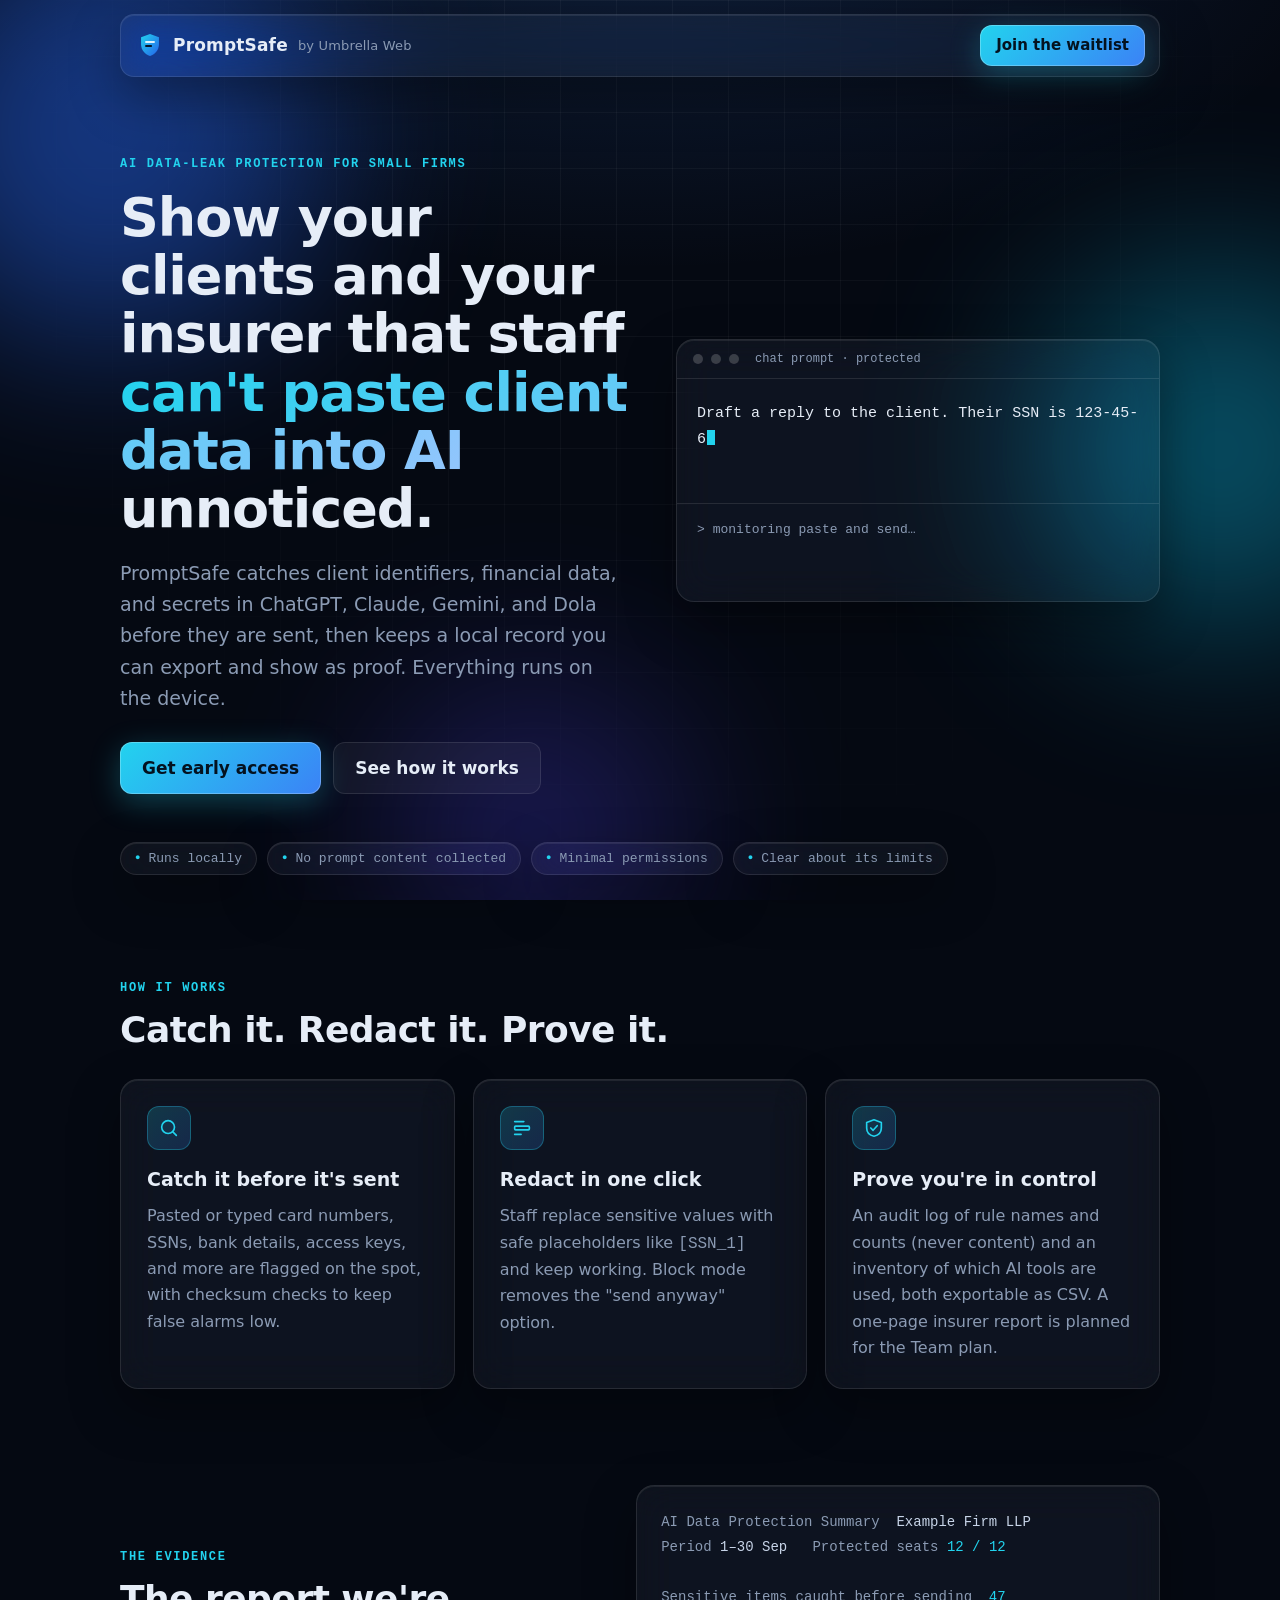
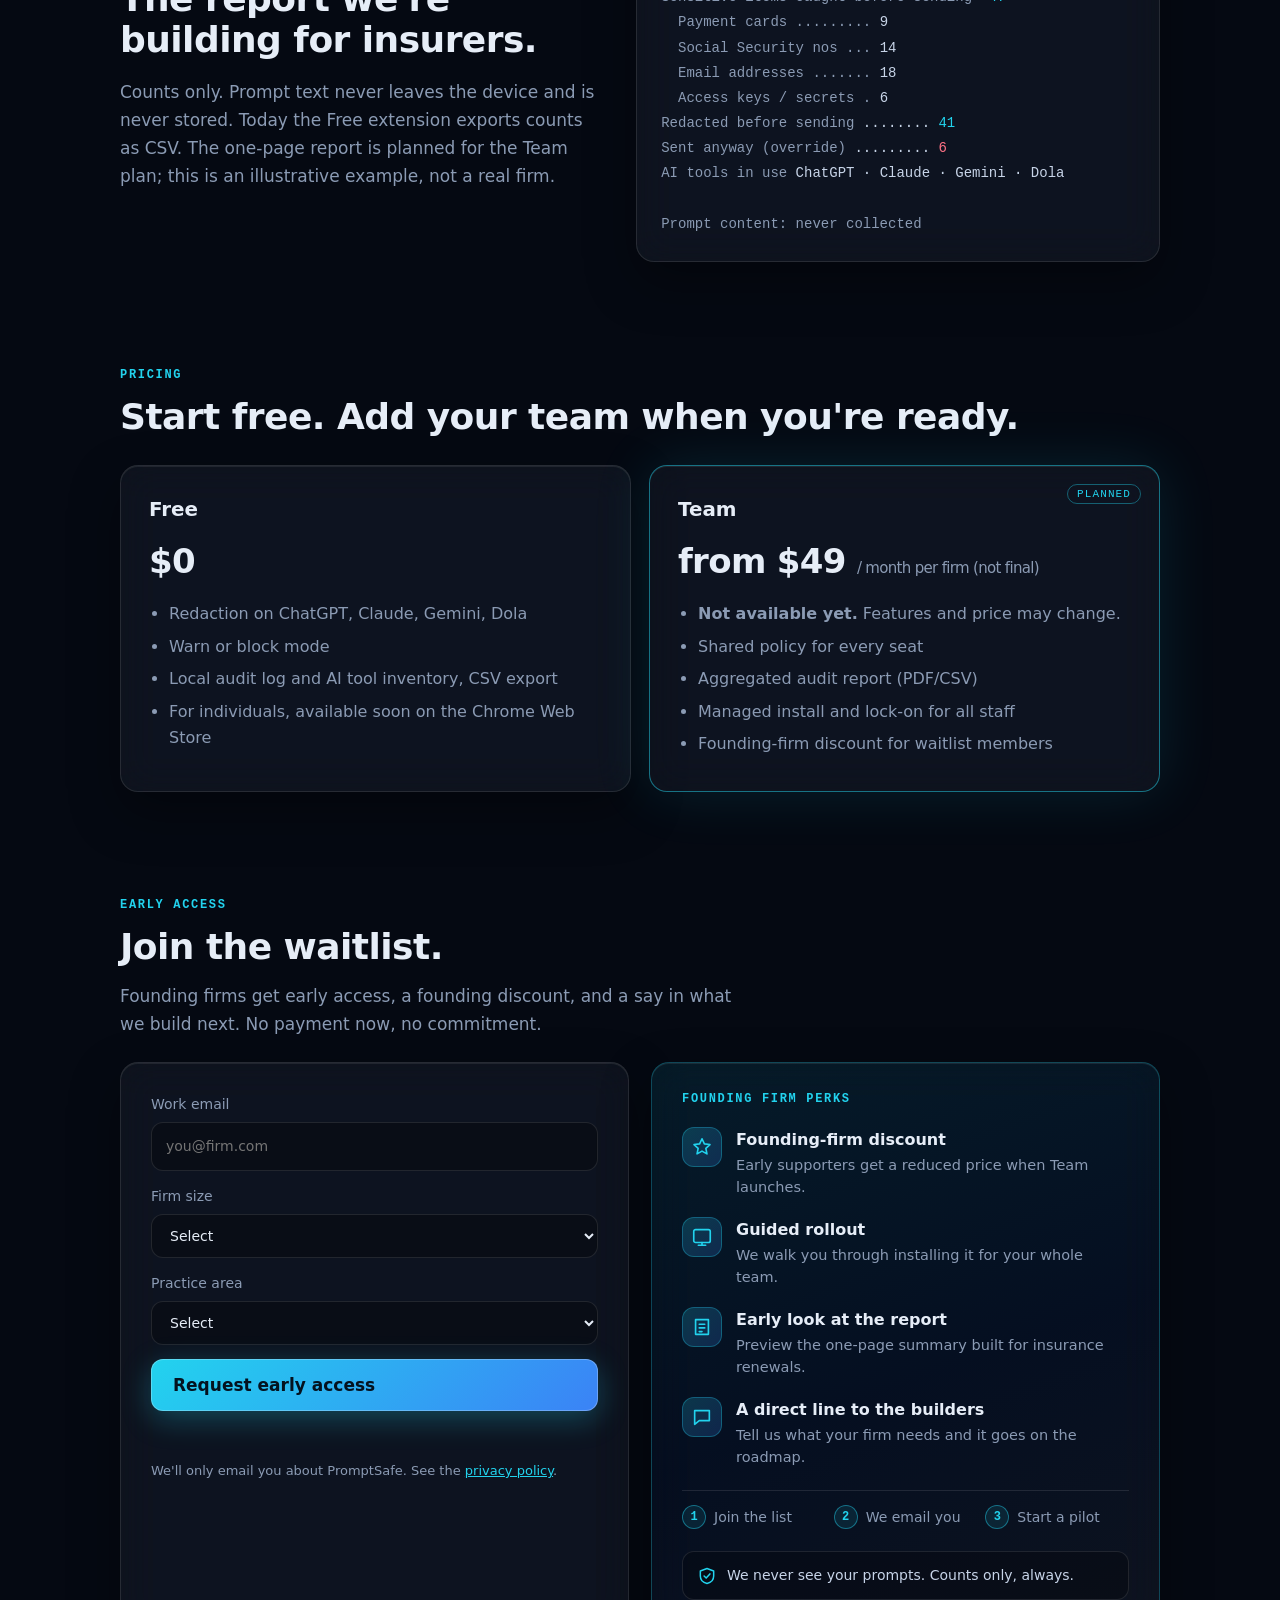
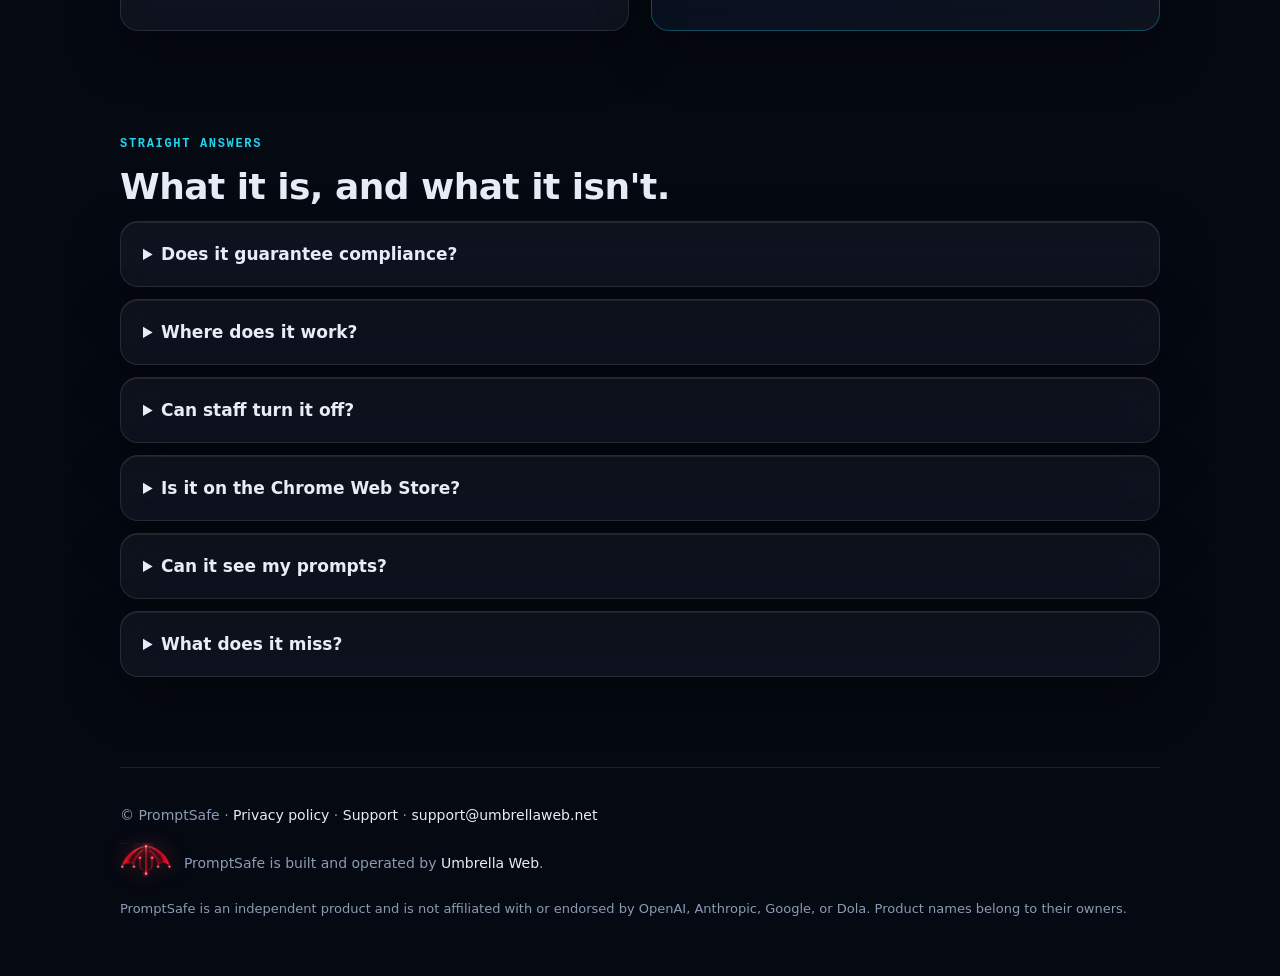
<file: index.html>
<!doctype html>
<html lang="en">
<head>
  <meta charset="utf-8">
  <meta name="viewport" content="width=device-width, initial-scale=1">
  <title>PromptSafe: show your clients and insurer that staff can't paste client data into AI</title>
  <meta name="description" content="A Chrome extension for small firms that catches client data in AI prompts before it is sent and keeps a local record of AI use. An insurer report is planned for the Team plan. Runs locally.">
  <link rel="canonical" href="https://promptsafe.umbrellaweb.net/">
  <meta property="og:type" content="website">
  <meta property="og:site_name" content="PromptSafe">
  <meta property="og:title" content="PromptSafe: stop client data leaking into AI prompts">
  <meta property="og:description" content="Catches client data in ChatGPT, Claude, Gemini and Dola prompts before they are sent and keeps a local record of AI use. Runs locally.">
  <meta property="og:url" content="https://promptsafe.umbrellaweb.net/">
  <meta name="twitter:card" content="summary">
  <meta name="theme-color" content="#050912">
  <link rel="icon" href="data:image/svg+xml,%3Csvg xmlns='http://www.w3.org/2000/svg' viewBox='0 0 64 64'%3E%3Cdefs%3E%3ClinearGradient id='g' x1='0' y1='0' x2='1' y2='1'%3E%3Cstop offset='0' stop-color='%2322d3ee'/%3E%3Cstop offset='1' stop-color='%232563eb'/%3E%3C/linearGradient%3E%3C/defs%3E%3Cpath d='M32 5l22 8v17c0 14-9 24-22 29C19 54 10 44 10 30V13z' fill='url(%23g)'/%3E%3Crect x='20' y='22' width='24' height='5' rx='2' fill='%23fff' opacity='.85'/%3E%3Crect x='20' y='32' width='17' height='5' rx='2' fill='%23061326'/%3E%3C/svg%3E">
  <link rel="stylesheet" href="assets/theme.css">
  <style>
    .hero { display: grid; grid-template-columns: 1.05fr 1fr; gap: 48px; align-items: center; padding: 70px 0 40px; }
    h1 { font-size: clamp(32px, 5.2vw, 54px); line-height: 1.08; letter-spacing: -.02em; margin: 14px 0 18px; }
    h1 em { font-style: normal; background: linear-gradient(135deg, var(--cyan), #93c5fd); -webkit-background-clip: text; background-clip: text; color: transparent; }
    .lead { font-size: 19px; color: var(--muted); max-width: 540px; }
    .cta-row { display: flex; flex-wrap: wrap; gap: 12px; margin-top: 28px; }

    /* Live demo window */
    .demo { padding: 0; overflow: hidden; position: relative; }
    .demo-bar { display: flex; align-items: center; gap: 8px; padding: 12px 16px; border-bottom: 1px solid var(--line); font: 12px var(--mono); color: var(--muted); }
    .dot { width: 10px; height: 10px; border-radius: 50%; background: rgba(255,255,255,.18); }
    .demo-body { padding: 22px 20px; min-height: 124px; font: 15px/1.7 var(--mono); position: relative; }
    .caret { display: inline-block; width: 8px; height: 1em; vertical-align: -2px; margin-left: 1px; background: var(--cyan); animation: blink 1s steps(1) infinite; }
    @keyframes blink { 50% { opacity: 0; } }
    .flag { color: var(--rose); background: rgba(251,113,133,.14); border-radius: 4px; padding: 1px 3px; box-shadow: 0 0 14px rgba(251,113,133,.35); }
    .chip { color: var(--cyan); background: rgba(34,211,238,.12); border: 1px solid rgba(34,211,238,.4); border-radius: 6px; padding: 0 6px; animation: pop .35s ease; }
    @keyframes pop { from { transform: scale(.8); opacity: 0; } }
    .scan { position: absolute; left: 0; right: 0; top: 0; height: 56px; pointer-events: none; opacity: 0;
      background: linear-gradient(180deg, transparent, rgba(34,211,238,.22), transparent); border-bottom: 1px solid rgba(34,211,238,.6); }
    .scanning .scan { animation: sweep 1.3s ease-in-out forwards; }
    @keyframes sweep { 0% { opacity: 1; transform: translateY(-56px); } 100% { opacity: 0; transform: translateY(140px); } }
    .demo-log { border-top: 1px solid var(--line); padding: 14px 20px; font: 13px/1.8 var(--mono); color: var(--muted); min-height: 98px; }
    .demo-log .ok { color: var(--cyan); }
    .demo-log div { animation: fadein .4s ease; }
    @keyframes fadein { from { opacity: 0; transform: translateY(4px); } }

    .trust { display: flex; flex-wrap: wrap; gap: 10px; margin: 8px 0 0; padding: 0; list-style: none; }
    .trust li { padding: 8px 14px; border-radius: 999px; font: 13px var(--mono); color: var(--muted); }
    .trust li::before { content: "\25CF"; color: var(--cyan); margin-right: 8px; font-size: 9px; vertical-align: 2px; }

    section { margin-top: 96px; scroll-margin-top: 84px; }
    h2 { font-size: clamp(26px, 3.6vw, 36px); letter-spacing: -.015em; margin: 10px 0 14px; line-height: 1.15; }
    .grid3 { display: grid; gap: 18px; grid-template-columns: repeat(auto-fit, minmax(250px, 1fr)); margin-top: 28px; }
    .card { padding: 26px; }
    .card h3 { margin: 14px 0 8px; font-size: 19px; }
    .card p { margin: 0; color: var(--muted); font-size: 16px; }
    .ico { width: 44px; height: 44px; border-radius: 12px; display: grid; place-items: center; background: linear-gradient(135deg, rgba(34,211,238,.2), rgba(59,130,246,.2)); border: 1px solid rgba(34,211,238,.3); }
    .ico svg { width: 22px; height: 22px; stroke: var(--cyan); fill: none; stroke-width: 1.8; stroke-linecap: round; stroke-linejoin: round; }

    .report { padding: 0; overflow: hidden; }
    .report pre { margin: 0; padding: 24px; overflow-x: auto; font: 14px/1.8 var(--mono); color: #c7d4e8; }
    .report .k { color: var(--muted); } .report .v { color: var(--cyan); } .report .w { color: var(--rose); }
    .split { display: grid; gap: 40px; grid-template-columns: 1fr 1.1fr; align-items: center; }

    .pricing { display: grid; gap: 18px; grid-template-columns: repeat(auto-fit, minmax(280px, 1fr)); margin-top: 28px; }
    .price { padding: 28px; position: relative; }
    .price.hot { border-color: rgba(34,211,238,.5); box-shadow: 0 0 60px rgba(34,211,238,.12), 0 1px 0 rgba(255,255,255,.08) inset; }
    .tag { position: absolute; top: 18px; right: 18px; font: 11px var(--mono); letter-spacing: .1em; text-transform: uppercase; color: var(--cyan); border: 1px solid rgba(34,211,238,.4); padding: 3px 9px; border-radius: 999px; }
    .amount { font-size: 34px; font-weight: 700; letter-spacing: -.02em; margin: 6px 0 12px; }
    .amount small { font-size: 15px; font-weight: 400; color: var(--muted); }
    .price ul { margin: 0; padding-left: 20px; color: var(--muted); font-size: 16px; }
    .price li { margin: 6px 0; }

    form { display: grid; gap: 14px; }
    .wl-lead { max-width: 640px; margin: 0 0 8px; }
    .wl-grid { display: grid; gap: 22px; grid-template-columns: 1fr 1fr; align-items: stretch; margin-top: 24px; }
    .form-card { padding: 30px; }
    .perks { padding: 30px; display: flex; flex-direction: column; gap: 22px;
      background: linear-gradient(160deg, rgba(34,211,238,.09), rgba(59,130,246,.05) 55%, var(--glass)); border-color: rgba(34,211,238,.28); }
    .perk-list { list-style: none; margin: 0; padding: 0; display: grid; gap: 18px; }
    .perk-list li { display: flex; gap: 14px; align-items: flex-start; }
    .perk-list .ico { flex: none; width: 40px; height: 40px; }
    .perk-list strong { display: block; font-size: 16px; }
    .perk-list p { margin: 2px 0 0; font-size: 14.5px; line-height: 1.5; color: var(--muted); }
    .steps { list-style: none; margin: 0; padding: 14px 0 0; display: flex; gap: 8px; border-top: 1px solid var(--line); font-size: 14px; color: var(--muted); }
    .steps li { flex: 1; display: flex; align-items: center; gap: 8px; }
    .steps b { flex: none; width: 24px; height: 24px; border-radius: 50%; display: grid; place-items: center; font: 600 12px var(--mono); color: var(--cyan); border: 1px solid rgba(34,211,238,.45); background: rgba(34,211,238,.1); }
    .assure { display: flex; align-items: center; gap: 10px; margin: auto 0 0; padding: 12px 14px; border-radius: 12px; font-size: 14px; color: #c7d4e8; background: rgba(0,0,0,.25); border: 1px solid var(--line); }
    .assure svg { flex: none; width: 20px; height: 20px; stroke: var(--cyan); fill: none; stroke-width: 1.8; stroke-linecap: round; stroke-linejoin: round; }
    label { display: grid; gap: 6px; font-size: 14px; color: var(--muted); }
    input, select { padding: 12px 14px; border-radius: 12px; border: 1px solid var(--line); background: rgba(0,0,0,.28); color: var(--fg); font: inherit; }
    input:focus, select:focus { outline: none; border-color: var(--cyan); box-shadow: 0 0 0 3px rgba(34,211,238,.18); }
    #msg { min-height: 1.4em; font-size: 15px; }

    details { padding: 18px 22px; margin-top: 12px; }
    summary { cursor: pointer; font-weight: 600; }
    details p { margin: 10px 0 0; color: var(--muted); font-size: 16px; }

    @media (max-width: 860px) {
      .hero, .split, .wl-grid { grid-template-columns: 1fr; gap: 32px; }
      .wl-grid { gap: 18px; }
      .steps { flex-direction: column; }
      .hero { padding-top: 44px; }
      .by { display: none; }
    }
  </style>
</head>
<body>
  <div class="backdrop" aria-hidden="true"><span class="orb a"></span><span class="orb b"></span><span class="orb c"></span></div>

  <div class="wrap">
    <nav class="nav">
      <div class="glass">
        <a class="brand" href="#top">
          <svg viewBox="0 0 64 64" aria-hidden="true"><defs><linearGradient id="lg" x1="0" y1="0" x2="1" y2="1"><stop offset="0" stop-color="#22d3ee"/><stop offset="1" stop-color="#2563eb"/></linearGradient></defs><path d="M32 5l22 8v17c0 14-9 24-22 29C19 54 10 44 10 30V13z" fill="url(#lg)"/><rect x="20" y="22" width="24" height="5" rx="2" fill="#fff" opacity=".85"/><rect x="20" y="32" width="17" height="5" rx="2" fill="#061326"/></svg>
          PromptSafe <span class="by">by Umbrella Web</span>
        </a>
        <a href="#waitlist" class="btn small">Join the waitlist</a>
      </div>
    </nav>

    <header class="hero" id="top">
      <div>
        <span class="eyebrow">AI data-leak protection for small firms</span>
        <h1>Show your clients and your insurer that staff <em>can't paste client data into AI</em> unnoticed.</h1>
        <p class="lead">PromptSafe catches client identifiers, financial data, and secrets in ChatGPT, Claude, Gemini, and Dola before they are sent, then keeps a local record you can export and show as proof. Everything runs on the device.</p>
        <div class="cta-row">
          <a href="#waitlist" class="btn">Get early access</a>
          <a href="#how" class="btn ghost">See how it works</a>
        </div>
      </div>

      <div class="glass demo" id="demo" aria-label="Animated example of PromptSafe redacting a prompt">
        <div class="demo-bar"><span class="dot"></span><span class="dot"></span><span class="dot"></span><span style="margin-left:8px">chat prompt &middot; protected</span></div>
        <div class="demo-body"><span class="scan"></span><span id="typed"></span><span class="caret" id="caret"></span></div>
        <div class="demo-log" id="log"><div>&gt; monitoring paste and send&hellip;</div></div>
      </div>
    </header>

    <ul class="trust reveal">
      <li class="glass">Runs locally</li>
      <li class="glass">No prompt content collected</li>
      <li class="glass">Minimal permissions</li>
      <li class="glass">Clear about its limits</li>
    </ul>

    <section id="how" class="reveal">
      <span class="eyebrow">How it works</span>
      <h2>Catch it. Redact it. Prove it.</h2>
      <div class="grid3">
        <div class="glass card">
          <div class="ico"><svg viewBox="0 0 24 24"><circle cx="11" cy="11" r="7"/><path d="M20 20l-3.5-3.5"/></svg></div>
          <h3>Catch it before it's sent</h3>
          <p>Pasted or typed card numbers, SSNs, bank details, access keys, and more are flagged on the spot, with checksum checks to keep false alarms low.</p>
        </div>
        <div class="glass card">
          <div class="ico"><svg viewBox="0 0 24 24"><rect x="4" y="10" width="16" height="4" rx="1"/><path d="M4 5h10M4 19h7"/></svg></div>
          <h3>Redact in one click</h3>
          <p>Staff replace sensitive values with safe placeholders like <code>[SSN_1]</code> and keep working. Block mode removes the "send anyway" option.</p>
        </div>
        <div class="glass card">
          <div class="ico"><svg viewBox="0 0 24 24"><path d="M12 3l8 3v6c0 5-3.5 8-8 9-4.5-1-8-4-8-9V6z"/><path d="M8.5 12l2.5 2.5 4.5-5"/></svg></div>
          <h3>Prove you're in control</h3>
          <p>An audit log of rule names and counts (never content) and an inventory of which AI tools are used, both exportable as CSV. A one-page insurer report is planned for the Team plan.</p>
        </div>
      </div>
    </section>

    <section class="split reveal">
      <div>
        <span class="eyebrow">The evidence</span>
        <h2>The report we're building for insurers.</h2>
        <p class="muted">Counts only. Prompt text never leaves the device and is never stored. Today the Free extension exports counts as CSV. The one-page report is planned for the Team plan; this is an illustrative example, not a real firm.</p>
      </div>
      <div class="glass report">
        <pre><span class="k">AI Data Protection Summary</span>  Example Firm LLP
<span class="k">Period</span> 1&ndash;30 Sep   <span class="k">Protected seats</span> <span class="v">12 / 12</span>

<span class="k">Sensitive items caught before sending</span>  <span class="v">47</span>
  <span class="k">Payment cards .........</span> 9
  <span class="k">Social Security nos ...</span> 14
  <span class="k">Email addresses .......</span> 18
  <span class="k">Access keys / secrets .</span> 6
<span class="k">Redacted before sending</span> ........ <span class="v">41</span>
<span class="k">Sent anyway (override)</span> ......... <span class="w">6</span>
<span class="k">AI tools in use</span> ChatGPT &middot; Claude &middot; Gemini &middot; Dola

<span class="k">Prompt content: never collected</span></pre>
      </div>
    </section>

    <section id="pricing" class="reveal">
      <span class="eyebrow">Pricing</span>
      <h2>Start free. Add your team when you're ready.</h2>
      <div class="pricing">
        <div class="glass price">
          <h3 style="margin:0">Free</h3>
          <div class="amount">$0</div>
          <ul>
            <li>Redaction on ChatGPT, Claude, Gemini, Dola</li>
            <li>Warn or block mode</li>
            <li>Local audit log and AI tool inventory, CSV export</li>
            <li>For individuals, available soon on the Chrome Web Store</li>
          </ul>
        </div>
        <div class="glass price hot">
          <span class="tag">Planned</span>
          <h3 style="margin:0">Team</h3>
          <div class="amount">from $49 <small>/ month per firm (not final)</small></div>
          <ul>
            <li><strong>Not available yet.</strong> Features and price may change.</li>
            <li>Shared policy for every seat</li>
            <li>Aggregated audit report (PDF/CSV)</li>
            <li>Managed install and lock-on for all staff</li>
            <li>Founding-firm discount for waitlist members</li>
          </ul>
        </div>
      </div>
    </section>

    <section id="waitlist" class="reveal">
      <span class="eyebrow">Early access</span>
      <h2>Join the waitlist.</h2>
      <p class="muted wl-lead">Founding firms get early access, a founding discount, and a say in what we build next. No payment now, no commitment.</p>
      <div class="wl-grid">
      <div class="glass form-card">
        <form id="wl" action="https://formspree.io/f/myeknqer" method="POST">
          <label>Work email <input type="email" name="email" required autocomplete="email" placeholder="you@firm.com"></label>
          <label>Firm size
            <select name="firm_size" required>
              <option value="">Select</option>
              <option>1&ndash;4</option><option>5&ndash;15</option><option>16&ndash;50</option><option>51+</option>
            </select>
          </label>
          <label>Practice area
            <select name="practice_area" required>
              <option value="">Select</option>
              <option>Law firm</option><option>Accounting / tax</option><option>Clinic / health</option><option>HR / recruiting</option><option>Other</option>
            </select>
          </label>
          <button class="btn" type="submit" id="submit">Request early access</button>
          <div id="msg" role="status" aria-live="polite"></div>
          <span class="muted" style="font-size:13px">We'll only email you about PromptSafe. See the <a href="privacy.html">privacy policy</a>.</span>
        </form>
      </div>

      <aside class="glass perks" aria-label="What founding firms get">
        <span class="eyebrow">Founding firm perks</span>
        <ul class="perk-list">
          <li>
            <span class="ico"><svg viewBox="0 0 24 24"><path d="M12 3l2.6 5.6 6.1.7-4.5 4.2 1.2 6L12 16.5 6.6 19.5l1.2-6L3.3 9.3l6.1-.7z"/></svg></span>
            <div><strong>Founding-firm discount</strong><p>Early supporters get a reduced price when Team launches.</p></div>
          </li>
          <li>
            <span class="ico"><svg viewBox="0 0 24 24"><rect x="3" y="4" width="18" height="14" rx="2"/><path d="M8 21h8M12 18v3"/></svg></span>
            <div><strong>Guided rollout</strong><p>We walk you through installing it for your whole team.</p></div>
          </li>
          <li>
            <span class="ico"><svg viewBox="0 0 24 24"><path d="M5 4h14v16H5z"/><path d="M9 9h6M9 13h6M9 17h3"/></svg></span>
            <div><strong>Early look at the report</strong><p>Preview the one-page summary built for insurance renewals.</p></div>
          </li>
          <li>
            <span class="ico"><svg viewBox="0 0 24 24"><path d="M4 5h16v11H9l-5 4z"/></svg></span>
            <div><strong>A direct line to the builders</strong><p>Tell us what your firm needs and it goes on the roadmap.</p></div>
          </li>
        </ul>

        <ol class="steps">
          <li><b>1</b> Join the list</li>
          <li><b>2</b> We email you</li>
          <li><b>3</b> Start a pilot</li>
        </ol>

        <p class="assure"><svg viewBox="0 0 24 24"><path d="M12 3l8 3v6c0 5-3.5 8-8 9-4.5-1-8-4-8-9V6z"/><path d="M8.5 12l2.5 2.5 4.5-5"/></svg>We never see your prompts. Counts only, always.</p>
      </aside>
      </div>
    </section>

    <section class="reveal">
      <span class="eyebrow">Straight answers</span>
      <h2>What it is, and what it isn't.</h2>
      <details class="glass"><summary>Does it guarantee compliance?</summary><p>No. PromptSafe reduces accidental leaks and documents your controls. It does not guarantee protection or legal compliance, and it is not legal advice.</p></details>
      <details class="glass"><summary>Where does it work?</summary><p>In Chrome, on ChatGPT, Claude, Gemini, and Dola. Other AI tools, other browsers, phone apps, and desktop apps are not covered yet.</p></details>
      <details class="glass"><summary>Can staff turn it off?</summary><p>Yes. In the Free version anyone can switch it off in the extension popup. Locking it on for a whole firm is planned for the Team plan.</p></details>
      <details class="glass"><summary>Is it on the Chrome Web Store?</summary><p>Not yet. We are preparing the listing. Join the waitlist and we will tell you when it is live.</p></details>
      <details class="glass"><summary>Can it see my prompts?</summary><p>The extension reads text in the prompt box on supported AI sites, on your device only, to find sensitive patterns. The Free version sends nothing to us, and the Team version uploads counts only.</p></details>
      <details class="glass"><summary>What does it miss?</summary><p>It uses pattern and checksum rules, so names are only caught if you add them to your protected names list. Addresses and other free-form facts are not caught, and files are not scanned. It checks pasted text and the text you send. Treat it as a safety net, not a substitute for a policy.</p></details>
    </section>

    <footer>
      <div>&copy; PromptSafe &middot; <a href="privacy.html">Privacy policy</a> &middot; <a href="support.html">Support</a> &middot; <a href="mailto:support@umbrellaweb.net">support@umbrellaweb.net</a></div>
      <div class="maker">
        <a href="https://umbrellaweb.net/" rel="noopener"><img src="assets/umbrellaweb-logo.png" alt="Umbrella Web logo"></a>
        <span>PromptSafe is built and operated by <a href="https://umbrellaweb.net/" rel="noopener">Umbrella Web</a>.</span>
      </div>
      <p style="margin:14px 0 0;font-size:13px">PromptSafe is an independent product and is not affiliated with or endorsed by OpenAI, Anthropic, Google, or Dola. Product names belong to their owners.</p>
    </footer>
  </div>

  <script>
    (function () {
      // Scroll reveal
      var items = document.querySelectorAll('.reveal');
      if ('IntersectionObserver' in window) {
        var io = new IntersectionObserver(function (entries) {
          entries.forEach(function (e) { if (e.isIntersecting) { e.target.classList.add('in'); io.unobserve(e.target); } });
        }, { threshold: 0.12 });
        items.forEach(function (el) { io.observe(el); });
      } else {
        items.forEach(function (el) { el.classList.add('in'); });
      }

      // Hero demo: type a prompt, scan it, redact it, loop.
      var SEG = [
        { t: 'Draft a reply to the client. Their SSN is ' },
        { s: '123-45-6789', chip: '[SSN_1]', label: 'US Social Security number' },
        { t: ' and card ' },
        { s: '4242 4242 4242 4242', chip: '[CARD_1]', label: 'Payment card number' },
        { t: '.' }
      ];
      var demo = document.getElementById('demo'), typed = document.getElementById('typed'),
          caret = document.getElementById('caret'), log = document.getElementById('log');
      var total = SEG.reduce(function (n, g) { return n + (g.t || g.s).length; }, 0);
      var sleep = function (ms) { return new Promise(function (r) { setTimeout(r, ms); }); };

      // mode: 'plain' | 'flag' | 'chip'
      function render(chars, mode) {
        typed.textContent = '';
        var left = chars;
        for (var i = 0; i < SEG.length && left > 0; i++) {
          var g = SEG[i], text = g.t || g.s, part = text.slice(0, left);
          left -= part.length;
          if (g.t) { typed.appendChild(document.createTextNode(part)); continue; }
          var span = document.createElement('span');
          if (mode === 'chip') { span.className = 'chip'; span.textContent = g.chip; }
          else { if (mode === 'flag') span.className = 'flag'; span.textContent = part; }
          typed.appendChild(span);
        }
      }
      function line(text, cls) {
        var d = document.createElement('div');
        if (cls) d.className = cls;
        d.textContent = text;
        log.appendChild(d);
      }
      function finalState() {
        render(total, 'chip');
        caret.style.display = 'none';
        log.textContent = '';
        SEG.forEach(function (g) { if (g.s) line('✓ ' + g.label + ' redacted', 'ok'); });
        line('> 0 bytes of prompt text left your device');
      }

      if (window.matchMedia('(prefers-reduced-motion: reduce)').matches) { finalState(); return; }

      (async function loop() {
        for (;;) {
          log.textContent = ''; line('> monitoring paste and send…');
          caret.style.display = ''; demo.classList.remove('scanning');
          for (var n = 0; n <= total; n++) { render(n, 'plain'); await sleep(38); }
          await sleep(500);
          line('> Enter pressed. scanning…');
          demo.classList.add('scanning');
          await sleep(650); render(total, 'flag');
          SEG.forEach(function (g) { if (g.s) line('! ' + g.label + ' found'); });
          await sleep(1300);
          render(total, 'chip'); caret.style.display = 'none';
          line('✓ 2 items redacted. nothing left your device', 'ok');
          await sleep(3600);
        }
      })();
    })();

    // Waitlist: submit in place; show an error if it fails.
    (function () {
      var form = document.getElementById('wl'), msg = document.getElementById('msg'), btn = document.getElementById('submit');
      if (!window.fetch) return;
      form.addEventListener('submit', function (e) {
        e.preventDefault();
        btn.disabled = true; msg.style.color = ''; msg.textContent = 'Sending…';
        fetch(form.action, { method: 'POST', body: new FormData(form), headers: { Accept: 'application/json' } })
          .then(function (r) {
            if (!r.ok) throw new Error('bad status');
            form.reset(); msg.style.color = '#22d3ee';
            msg.textContent = 'You’re on the list. We’ll be in touch.';
          })
          .catch(function () {
            msg.style.color = '#fb7185';
            msg.textContent = 'Something went wrong. Please try again or email support@umbrellaweb.net.';
          })
          .then(function () { btn.disabled = false; });
      });
    })();
  </script>
</body>
</html>
</file>
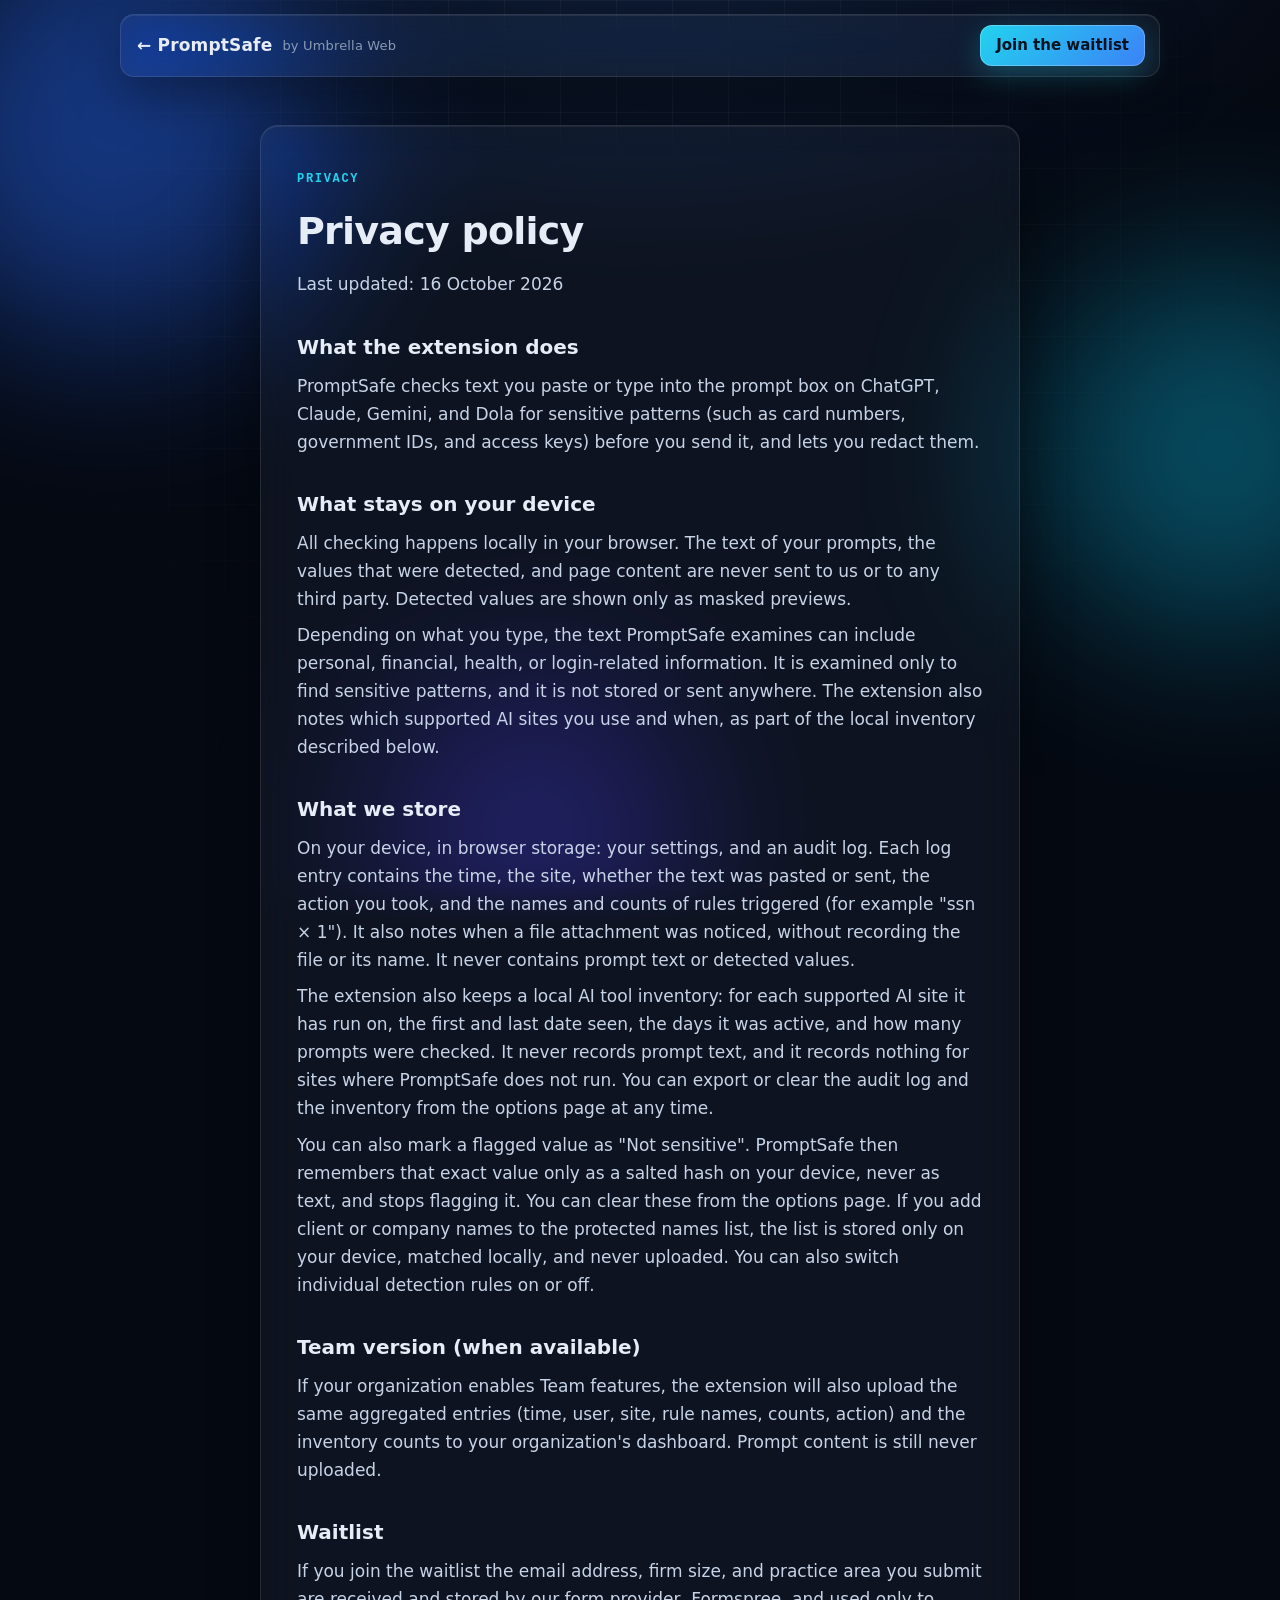
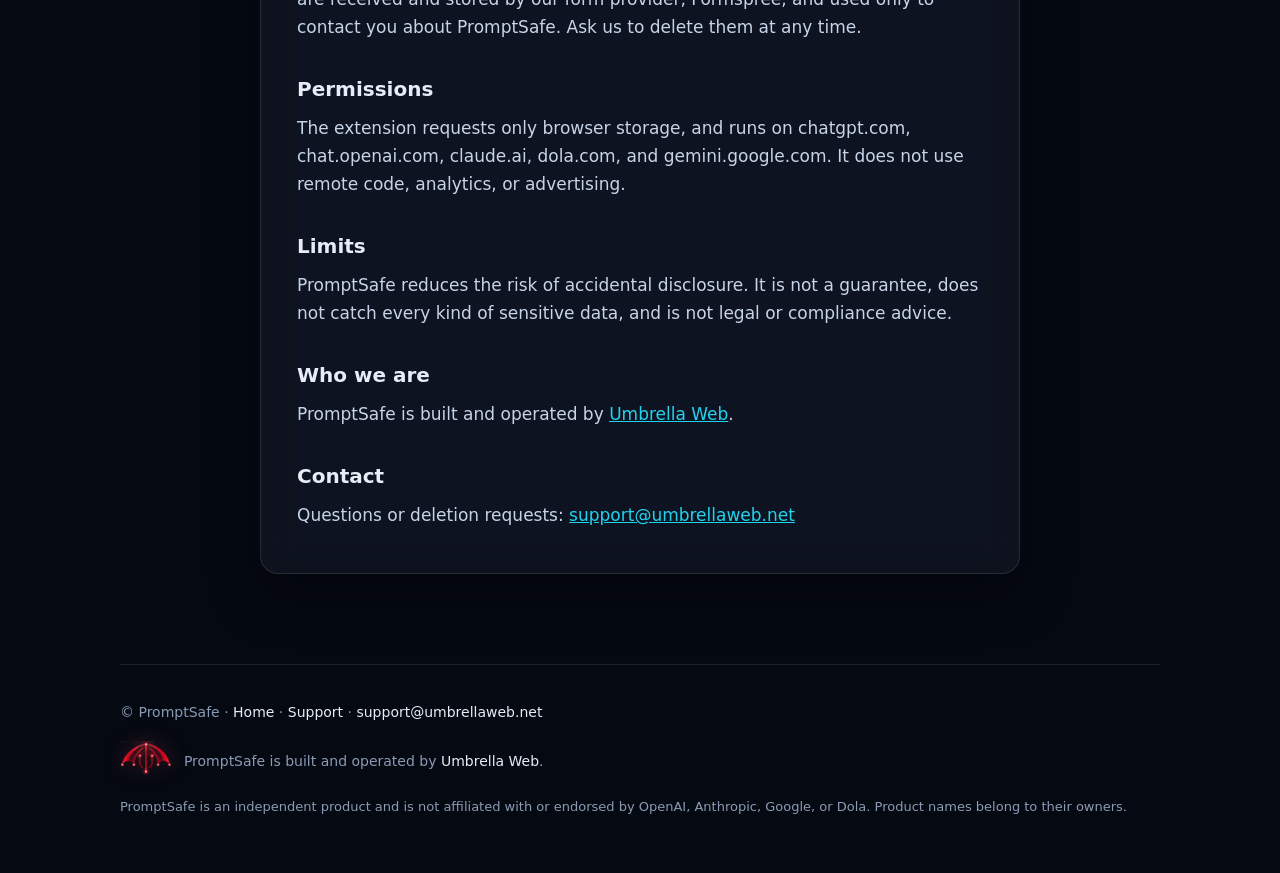
<file: privacy.html>
<!doctype html>
<html lang="en">
<head>
  <meta charset="utf-8">
  <meta name="viewport" content="width=device-width, initial-scale=1">
  <title>PromptSafe privacy policy</title>
  <link rel="canonical" href="https://promptsafe.umbrellaweb.net/privacy">
  <meta name="theme-color" content="#050912">
  <link rel="stylesheet" href="assets/theme.css">
  <style>
    .doc { max-width: 760px; margin: 48px auto 0; padding: 36px; }
    h1 { font-size: clamp(28px, 4vw, 38px); letter-spacing: -.02em; margin: 10px 0 6px; }
    h2 { font-size: 20px; margin: 32px 0 8px; }
    .doc p { margin: 8px 0; color: #c7d4e8; }
    @media (max-width: 600px) { .doc { padding: 24px 18px; } }
  </style>
</head>
<body>
  <div class="backdrop" aria-hidden="true"><span class="orb a"></span><span class="orb b"></span><span class="orb c"></span></div>
  <div class="wrap">
    <nav class="nav">
      <div class="glass">
        <a class="brand" href="index.html">&larr; PromptSafe <span class="by">by Umbrella Web</span></a>
        <a href="index.html#waitlist" class="btn small">Join the waitlist</a>
      </div>
    </nav>

    <main class="glass doc">
      <span class="eyebrow">Privacy</span>
      <h1>Privacy policy</h1>
      <p class="muted">Last updated: 16 October 2026</p>

      <h2>What the extension does</h2>
      <p>PromptSafe checks text you paste or type into the prompt box on ChatGPT, Claude, Gemini, and Dola for sensitive patterns (such as card numbers, government IDs, and access keys) before you send it, and lets you redact them.</p>

      <h2>What stays on your device</h2>
      <p>All checking happens locally in your browser. The text of your prompts, the values that were detected, and page content are never sent to us or to any third party. Detected values are shown only as masked previews.</p>
      <p>Depending on what you type, the text PromptSafe examines can include personal, financial, health, or login-related information. It is examined only to find sensitive patterns, and it is not stored or sent anywhere. The extension also notes which supported AI sites you use and when, as part of the local inventory described below.</p>

      <h2>What we store</h2>
      <p>On your device, in browser storage: your settings, and an audit log. Each log entry contains the time, the site, whether the text was pasted or sent, the action you took, and the names and counts of rules triggered (for example "ssn &times; 1"). It also notes when a file attachment was noticed, without recording the file or its name. It never contains prompt text or detected values.</p>
      <p>The extension also keeps a local AI tool inventory: for each supported AI site it has run on, the first and last date seen, the days it was active, and how many prompts were checked. It never records prompt text, and it records nothing for sites where PromptSafe does not run. You can export or clear the audit log and the inventory from the options page at any time.</p>
      <p>You can also mark a flagged value as "Not sensitive". PromptSafe then remembers that exact value only as a salted hash on your device, never as text, and stops flagging it. You can clear these from the options page. If you add client or company names to the protected names list, the list is stored only on your device, matched locally, and never uploaded. You can also switch individual detection rules on or off.</p>

      <h2>Team version (when available)</h2>
      <p>If your organization enables Team features, the extension will also upload the same aggregated entries (time, user, site, rule names, counts, action) and the inventory counts to your organization's dashboard. Prompt content is still never uploaded.</p>

      <h2>Waitlist</h2>
      <p>If you join the waitlist the email address, firm size, and practice area you submit are received and stored by our form provider, Formspree, and used only to contact you about PromptSafe. Ask us to delete them at any time.</p>

      <h2>Permissions</h2>
      <p>The extension requests only browser storage, and runs on chatgpt.com, chat.openai.com, claude.ai, dola.com, and gemini.google.com. It does not use remote code, analytics, or advertising.</p>

      <h2>Limits</h2>
      <p>PromptSafe reduces the risk of accidental disclosure. It is not a guarantee, does not catch every kind of sensitive data, and is not legal or compliance advice.</p>

      <h2>Who we are</h2>
      <p>PromptSafe is built and operated by <a href="https://umbrellaweb.net/" rel="noopener">Umbrella Web</a>.</p>

      <h2>Contact</h2>
      <p>Questions or deletion requests: <a href="mailto:support@umbrellaweb.net">support@umbrellaweb.net</a></p>
    </main>

    <footer>
      <div>&copy; PromptSafe &middot; <a href="index.html">Home</a> &middot; <a href="support.html">Support</a> &middot; <a href="mailto:support@umbrellaweb.net">support@umbrellaweb.net</a></div>
      <div class="maker">
        <a href="https://umbrellaweb.net/" rel="noopener"><img src="assets/umbrellaweb-logo.png" alt="Umbrella Web logo"></a>
        <span>PromptSafe is built and operated by <a href="https://umbrellaweb.net/" rel="noopener">Umbrella Web</a>.</span>
      </div>
      <p style="margin:14px 0 0;font-size:13px">PromptSafe is an independent product and is not affiliated with or endorsed by OpenAI, Anthropic, Google, or Dola. Product names belong to their owners.</p>
    </footer>
  </div>
</body>
</html>
</file>
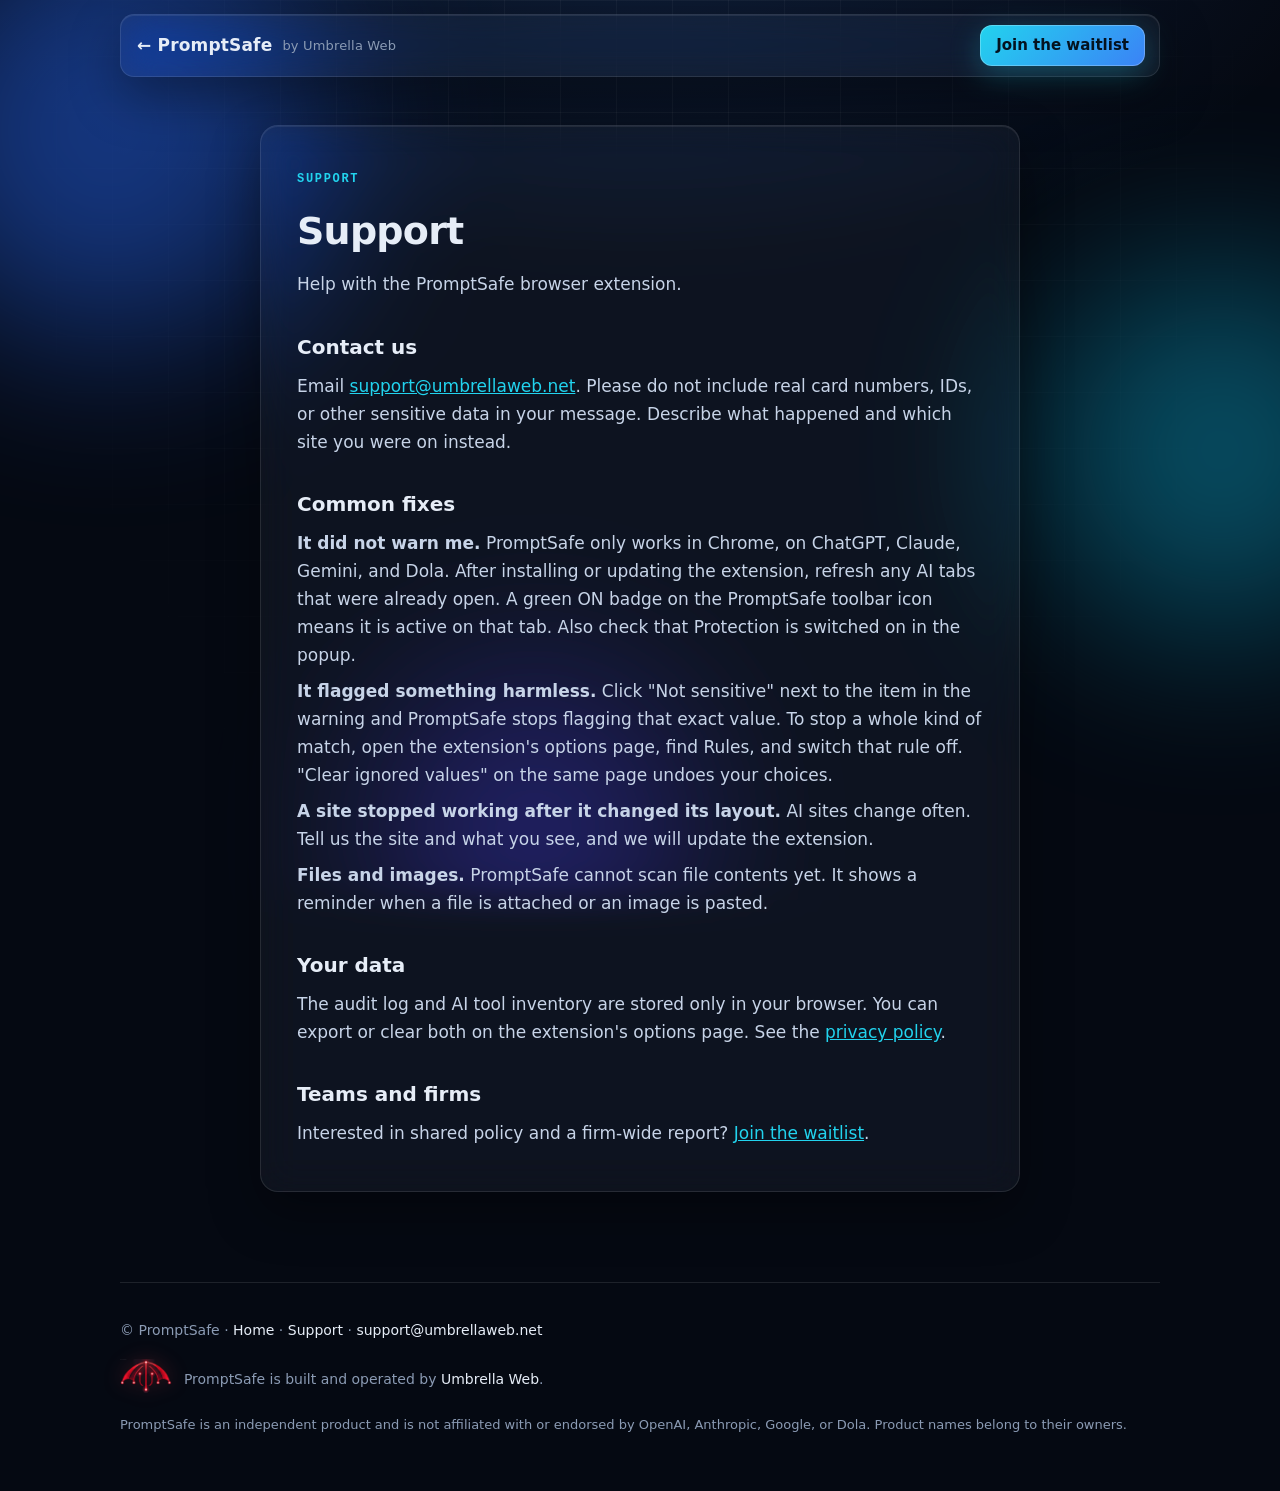
<file: support.html>
<!doctype html>
<html lang="en">
<head>
  <meta charset="utf-8">
  <meta name="viewport" content="width=device-width, initial-scale=1">
  <title>PromptSafe support</title>
  <link rel="canonical" href="https://promptsafe.umbrellaweb.net/support">
  <meta name="theme-color" content="#050912">
  <link rel="stylesheet" href="assets/theme.css">
  <style>
    .doc { max-width: 760px; margin: 48px auto 0; padding: 36px; }
    h1 { font-size: clamp(28px, 4vw, 38px); letter-spacing: -.02em; margin: 10px 0 6px; }
    h2 { font-size: 20px; margin: 32px 0 8px; }
    .doc p { margin: 8px 0; color: #c7d4e8; }
    @media (max-width: 600px) { .doc { padding: 24px 18px; } }
  </style>
</head>
<body>
  <div class="backdrop" aria-hidden="true"><span class="orb a"></span><span class="orb b"></span><span class="orb c"></span></div>
  <div class="wrap">
    <nav class="nav">
      <div class="glass">
        <a class="brand" href="index.html">&larr; PromptSafe <span class="by">by Umbrella Web</span></a>
        <a href="index.html#waitlist" class="btn small">Join the waitlist</a>
      </div>
    </nav>

    <main class="glass doc">
      <span class="eyebrow">Support</span>
      <h1>Support</h1>
      <p class="muted">Help with the PromptSafe browser extension.</p>

      <h2>Contact us</h2>
      <p>Email <a href="mailto:support@umbrellaweb.net">support@umbrellaweb.net</a>. Please do not include real card numbers, IDs, or other sensitive data in your message. Describe what happened and which site you were on instead.</p>

      <h2>Common fixes</h2>
      <p><strong>It did not warn me.</strong> PromptSafe only works in Chrome, on ChatGPT, Claude, Gemini, and Dola. After installing or updating the extension, refresh any AI tabs that were already open. A green ON badge on the PromptSafe toolbar icon means it is active on that tab. Also check that Protection is switched on in the popup.</p>
      <p><strong>It flagged something harmless.</strong> Click "Not sensitive" next to the item in the warning and PromptSafe stops flagging that exact value. To stop a whole kind of match, open the extension's options page, find Rules, and switch that rule off. "Clear ignored values" on the same page undoes your choices.</p>
      <p><strong>A site stopped working after it changed its layout.</strong> AI sites change often. Tell us the site and what you see, and we will update the extension.</p>
      <p><strong>Files and images.</strong> PromptSafe cannot scan file contents yet. It shows a reminder when a file is attached or an image is pasted.</p>

      <h2>Your data</h2>
      <p>The audit log and AI tool inventory are stored only in your browser. You can export or clear both on the extension's options page. See the <a href="privacy.html">privacy policy</a>.</p>

      <h2>Teams and firms</h2>
      <p>Interested in shared policy and a firm-wide report? <a href="index.html#waitlist">Join the waitlist</a>.</p>
    </main>

    <footer>
      <div>&copy; PromptSafe &middot; <a href="index.html">Home</a> &middot; <a href="support.html">Support</a> &middot; <a href="mailto:support@umbrellaweb.net">support@umbrellaweb.net</a></div>
      <div class="maker">
        <a href="https://umbrellaweb.net/" rel="noopener"><img src="assets/umbrellaweb-logo.png" alt="Umbrella Web logo"></a>
        <span>PromptSafe is built and operated by <a href="https://umbrellaweb.net/" rel="noopener">Umbrella Web</a>.</span>
      </div>
      <p style="margin:14px 0 0;font-size:13px">PromptSafe is an independent product and is not affiliated with or endorsed by OpenAI, Anthropic, Google, or Dola. Product names belong to their owners.</p>
    </footer>
  </div>
</body>
</html>
</file>
<file: assets/theme.css>
:root {
  --bg: #050912;
  --fg: #e6edf7;
  --muted: #8b9bb4;
  --cyan: #22d3ee;
  --blue: #3b82f6;
  --rose: #fb7185;
  --glass: rgba(255, 255, 255, 0.045);
  --glass-strong: rgba(255, 255, 255, 0.08);
  --line: rgba(255, 255, 255, 0.1);
  --mono: ui-monospace, "SFMono-Regular", "Cascadia Code", Consolas, monospace;
  color-scheme: dark;
}
* { box-sizing: border-box; }
html { scroll-behavior: smooth; }
body {
  margin: 0; min-height: 100vh; color: var(--fg); background: var(--bg);
  font: 17px/1.65 system-ui, -apple-system, "Segoe UI", Inter, sans-serif;
  -webkit-font-smoothing: antialiased; overflow-x: hidden;
}
a { color: var(--cyan); }

/* Animated backdrop: drifting glow orbs + fading grid */
.backdrop { position: fixed; inset: 0; z-index: -1; overflow: hidden; background:
  radial-gradient(1200px 600px at 50% -10%, rgba(59,130,246,.18), transparent 60%), var(--bg); }
.backdrop::before {
  content: ""; position: absolute; inset: 0;
  background-image:
    linear-gradient(rgba(255,255,255,.04) 1px, transparent 1px),
    linear-gradient(90deg, rgba(255,255,255,.04) 1px, transparent 1px);
  background-size: 56px 56px;
  mask-image: radial-gradient(ellipse at 50% 20%, #000 20%, transparent 75%);
  -webkit-mask-image: radial-gradient(ellipse at 50% 20%, #000 20%, transparent 75%);
}
.orb { position: absolute; border-radius: 50%; filter: blur(90px); opacity: .5; animation: drift 22s ease-in-out infinite alternate; }
.orb.a { width: 420px; height: 420px; background: #2563eb; top: -80px; left: -100px; }
.orb.b { width: 360px; height: 360px; background: #0891b2; top: 30%; right: -120px; animation-delay: -8s; }
.orb.c { width: 300px; height: 300px; background: #4338ca; bottom: -80px; left: 30%; animation-delay: -14s; opacity: .35; }
@keyframes drift { to { transform: translate3d(60px, 40px, 0) scale(1.12); } }

.wrap { max-width: 1080px; margin: 0 auto; padding: 0 20px; }

/* Glass surfaces */
.glass {
  background: var(--glass); border: 1px solid var(--line); border-radius: 18px;
  backdrop-filter: blur(18px) saturate(140%); -webkit-backdrop-filter: blur(18px) saturate(140%);
  box-shadow: 0 1px 0 rgba(255,255,255,.08) inset, 0 20px 50px rgba(0,0,0,.35);
}

/* Nav */
.nav { position: sticky; top: 12px; z-index: 20; margin-top: 14px; }
.nav .glass { display: flex; align-items: center; justify-content: space-between; gap: 12px; padding: 10px 14px 10px 16px; border-radius: 14px; }
.brand { display: flex; align-items: center; gap: 10px; font-weight: 700; letter-spacing: .01em; color: var(--fg); text-decoration: none; }
.brand svg { width: 26px; height: 26px; }
.by { font-size: 13px; color: var(--muted); font-weight: 400; }
.by a { color: var(--fg); text-decoration: none; }
.by a:hover { color: var(--cyan); }

/* Buttons */
.btn {
  display: inline-flex; align-items: center; gap: 8px; padding: 12px 22px; border: 0; border-radius: 12px; cursor: pointer;
  font: inherit; font-weight: 600; color: #04121f; text-decoration: none;
  background: linear-gradient(135deg, var(--cyan), var(--blue));
  box-shadow: 0 0 0 1px rgba(255,255,255,.25) inset, 0 8px 30px rgba(34,211,238,.28);
  transition: transform .2s, box-shadow .2s;
}
.btn:hover { transform: translateY(-2px); box-shadow: 0 0 0 1px rgba(255,255,255,.35) inset, 0 12px 40px rgba(34,211,238,.4); }
.btn.ghost { background: var(--glass); color: var(--fg); box-shadow: 0 0 0 1px var(--line) inset; }
.btn.small { padding: 8px 16px; font-size: 15px; }
:focus-visible { outline: 2px solid var(--cyan); outline-offset: 3px; }

.eyebrow { font: 600 12px/1 var(--mono); letter-spacing: .14em; text-transform: uppercase; color: var(--cyan); }
.muted { color: var(--muted); }

/* Footer */
footer { margin-top: 90px; padding: 36px 0 56px; border-top: 1px solid var(--line); font-size: 14px; color: var(--muted); }
footer a { color: var(--fg); text-decoration: none; }
footer a:hover { color: var(--cyan); }
.maker { display: flex; align-items: center; gap: 12px; margin-top: 16px; }
.maker img { height: 34px; width: auto; filter: drop-shadow(0 0 10px rgba(239,68,68,.35)); }

/* Scroll reveal */
.reveal { opacity: 0; transform: translateY(18px); transition: opacity .7s ease, transform .7s ease; }
.reveal.in { opacity: 1; transform: none; }

@media (prefers-reduced-motion: reduce) {
  html { scroll-behavior: auto; }
  .orb { animation: none; }
  .reveal { opacity: 1; transform: none; transition: none; }
  .btn { transition: none; }
}
</file>
